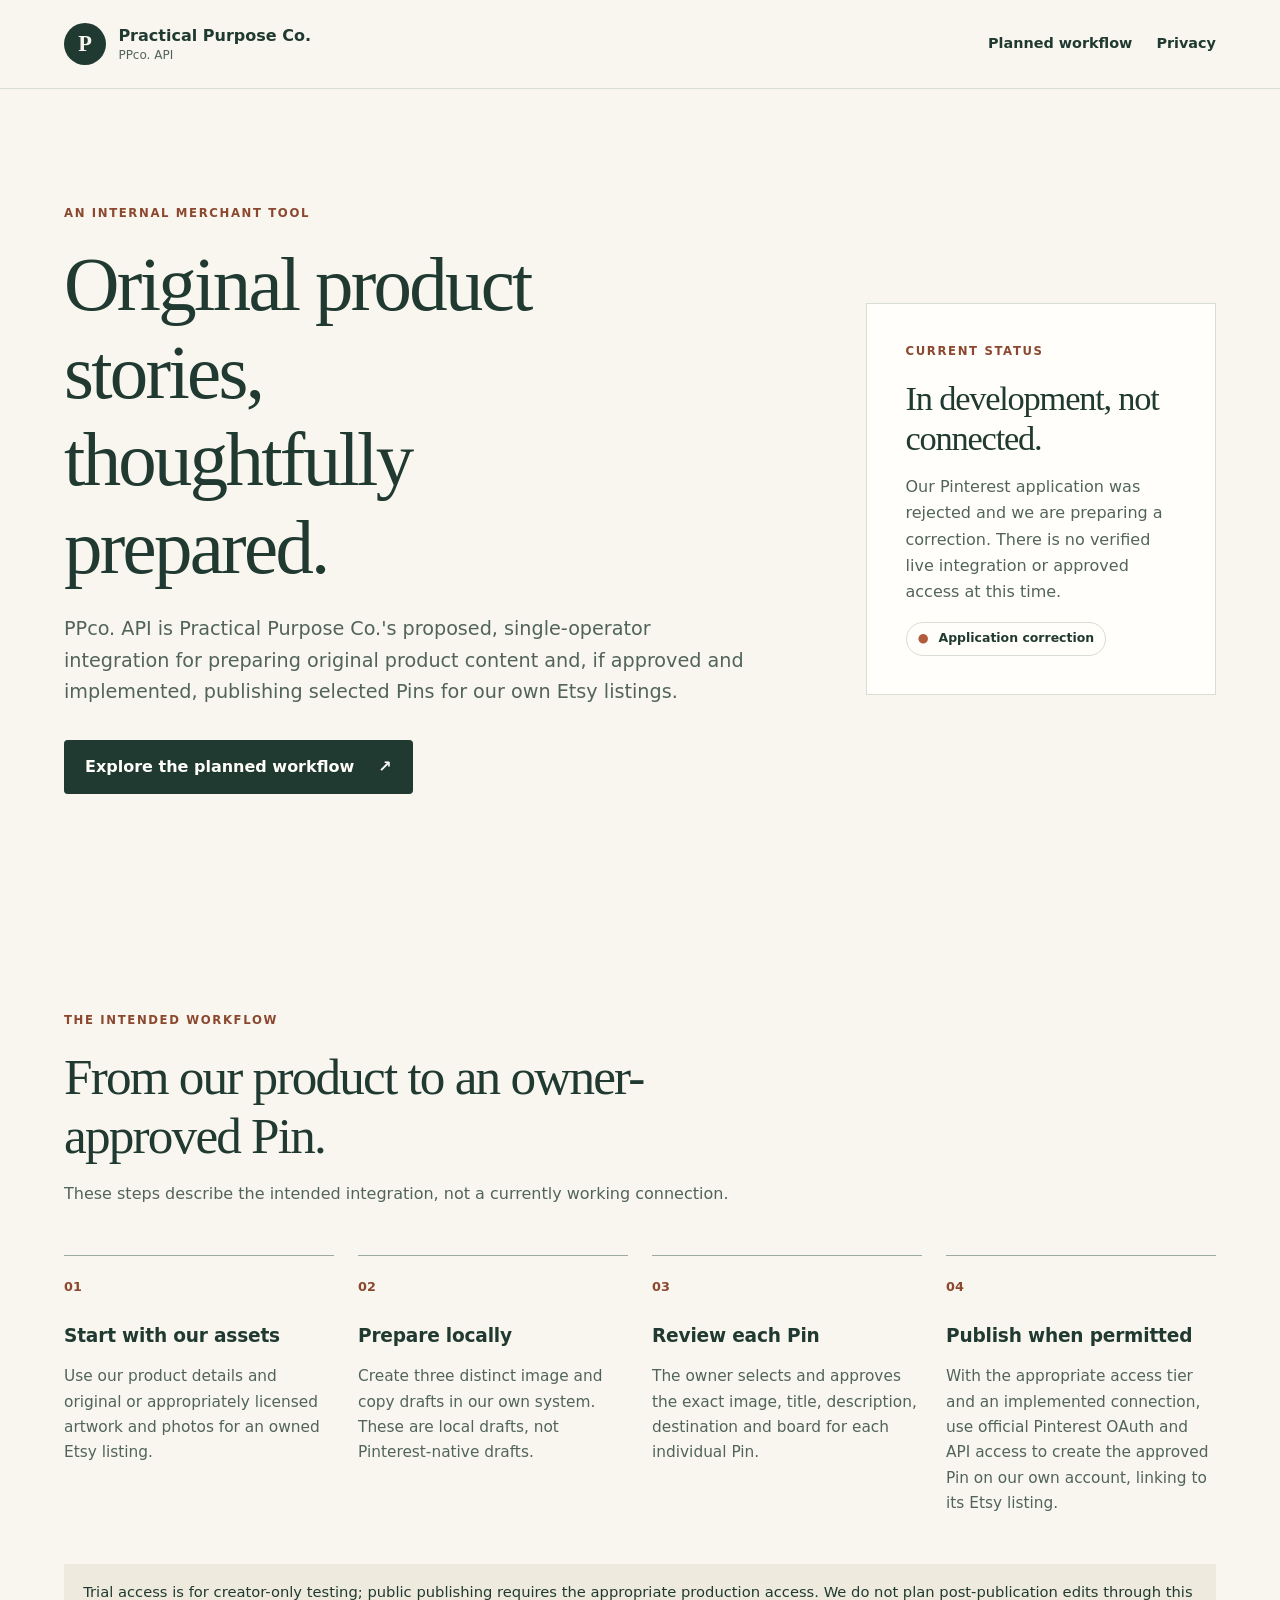
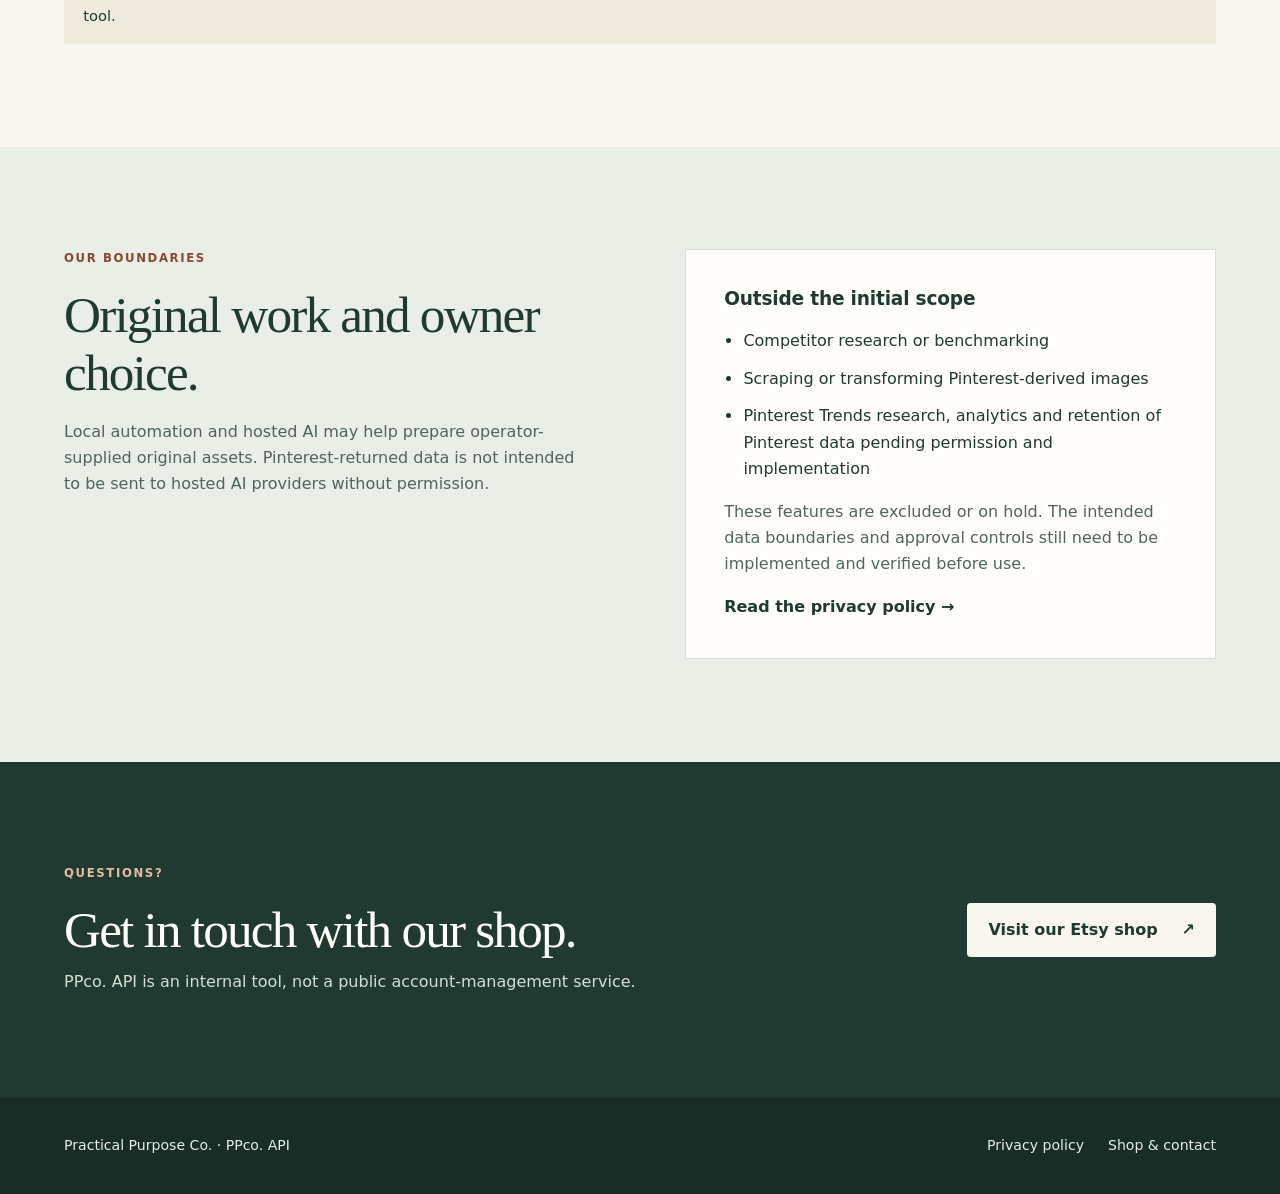
<file: index.html>
<!doctype html>
<html lang="en">
<head>
  <meta charset="utf-8">
  <meta name="viewport" content="width=device-width, initial-scale=1">
  <meta name="description" content="An overview of PPco. API, Practical Purpose Co.'s proposed internal product-marketing integration.">
  <title>PPco. API | Practical Purpose Co.</title>
  <link rel="stylesheet" href="styles.css">
</head>
<body>
  <a class="skip-link" href="#main">Skip to content</a>
  <header class="site-header"><div class="wrap header-inner">
    <a class="brand" href="index.html"><span class="brand-mark" aria-hidden="true">P</span><span>Practical Purpose Co.<small>PPco. API</small></span></a>
    <nav aria-label="Main navigation"><a href="#how-it-works">Planned workflow</a><a href="PracticalPurposeCo-Privacy-Policy.html">Privacy</a></nav>
  </div></header>
  <main id="main">
    <section class="hero"><div class="wrap hero-grid">
      <div><p class="eyebrow">An internal merchant tool</p><h1>Original product stories, thoughtfully prepared.</h1>
        <p class="lead">PPco. API is Practical Purpose Co.'s proposed, single-operator integration for preparing original product content and, if approved and implemented, publishing selected Pins for our own Etsy listings.</p>
        <a class="button" href="#how-it-works">Explore the planned workflow <span aria-hidden="true">↗</span></a>
      </div>
      <aside class="status-card" aria-label="Development status"><p class="eyebrow">Current status</p><h2>In development, not connected.</h2><p>Our Pinterest application was rejected and we are preparing a correction. There is no verified live integration or approved access at this time.</p><span class="status-label"><span aria-hidden="true">●</span> Application correction</span></aside>
    </div></section>
    <section id="how-it-works" class="section"><div class="wrap"><div class="section-heading"><p class="eyebrow">The intended workflow</p><h2>From our product to an owner-approved Pin.</h2><p>These steps describe the intended integration, not a currently working connection.</p></div>
      <ol class="steps"><li><span class="number">01</span><h3>Start with our assets</h3><p>Use our product details and original or appropriately licensed artwork and photos for an owned Etsy listing.</p></li><li><span class="number">02</span><h3>Prepare locally</h3><p>Create three distinct image and copy drafts in our own system. These are local drafts, not Pinterest-native drafts.</p></li><li><span class="number">03</span><h3>Review each Pin</h3><p>The owner selects and approves the exact image, title, description, destination and board for each individual Pin.</p></li><li><span class="number">04</span><h3>Publish when permitted</h3><p>With the appropriate access tier and an implemented connection, use official Pinterest OAuth and API access to create the approved Pin on our own account, linking to its Etsy listing.</p></li></ol>
      <p class="note">Trial access is for creator-only testing; public publishing requires the appropriate production access. We do not plan post-publication edits through this tool.</p>
    </div></section>
    <section class="section boundaries"><div class="wrap boundary-grid"><div><p class="eyebrow">Our boundaries</p><h2>Original work and owner choice.</h2><p>Local automation and hosted AI may help prepare operator-supplied original assets. Pinterest-returned data is not intended to be sent to hosted AI providers without permission.</p></div><div class="boundary-card"><h3>Outside the initial scope</h3><ul><li>Competitor research or benchmarking</li><li>Scraping or transforming Pinterest-derived images</li><li>Pinterest Trends research, analytics and retention of Pinterest data pending permission and implementation</li></ul><p>These features are excluded or on hold. The intended data boundaries and approval controls still need to be implemented and verified before use.</p><a class="text-link" href="PracticalPurposeCo-Privacy-Policy.html">Read the privacy policy <span aria-hidden="true">→</span></a></div></div></section>
    <section class="section contact"><div class="wrap contact-inner"><div><p class="eyebrow">Questions?</p><h2>Get in touch with our shop.</h2><p>PPco. API is an internal tool, not a public account-management service.</p></div><a class="button button-light" href="https://www.etsy.com/shop/PracticalPurposeCo">Visit our Etsy shop <span aria-hidden="true">↗</span></a></div></section>
  </main>
  <footer><div class="wrap footer-inner"><p>Practical Purpose Co. · PPco. API</p><div><a href="PracticalPurposeCo-Privacy-Policy.html">Privacy policy</a><a href="https://www.etsy.com/shop/PracticalPurposeCo">Shop &amp; contact</a></div></div></footer>
</body>
</html>
</file>
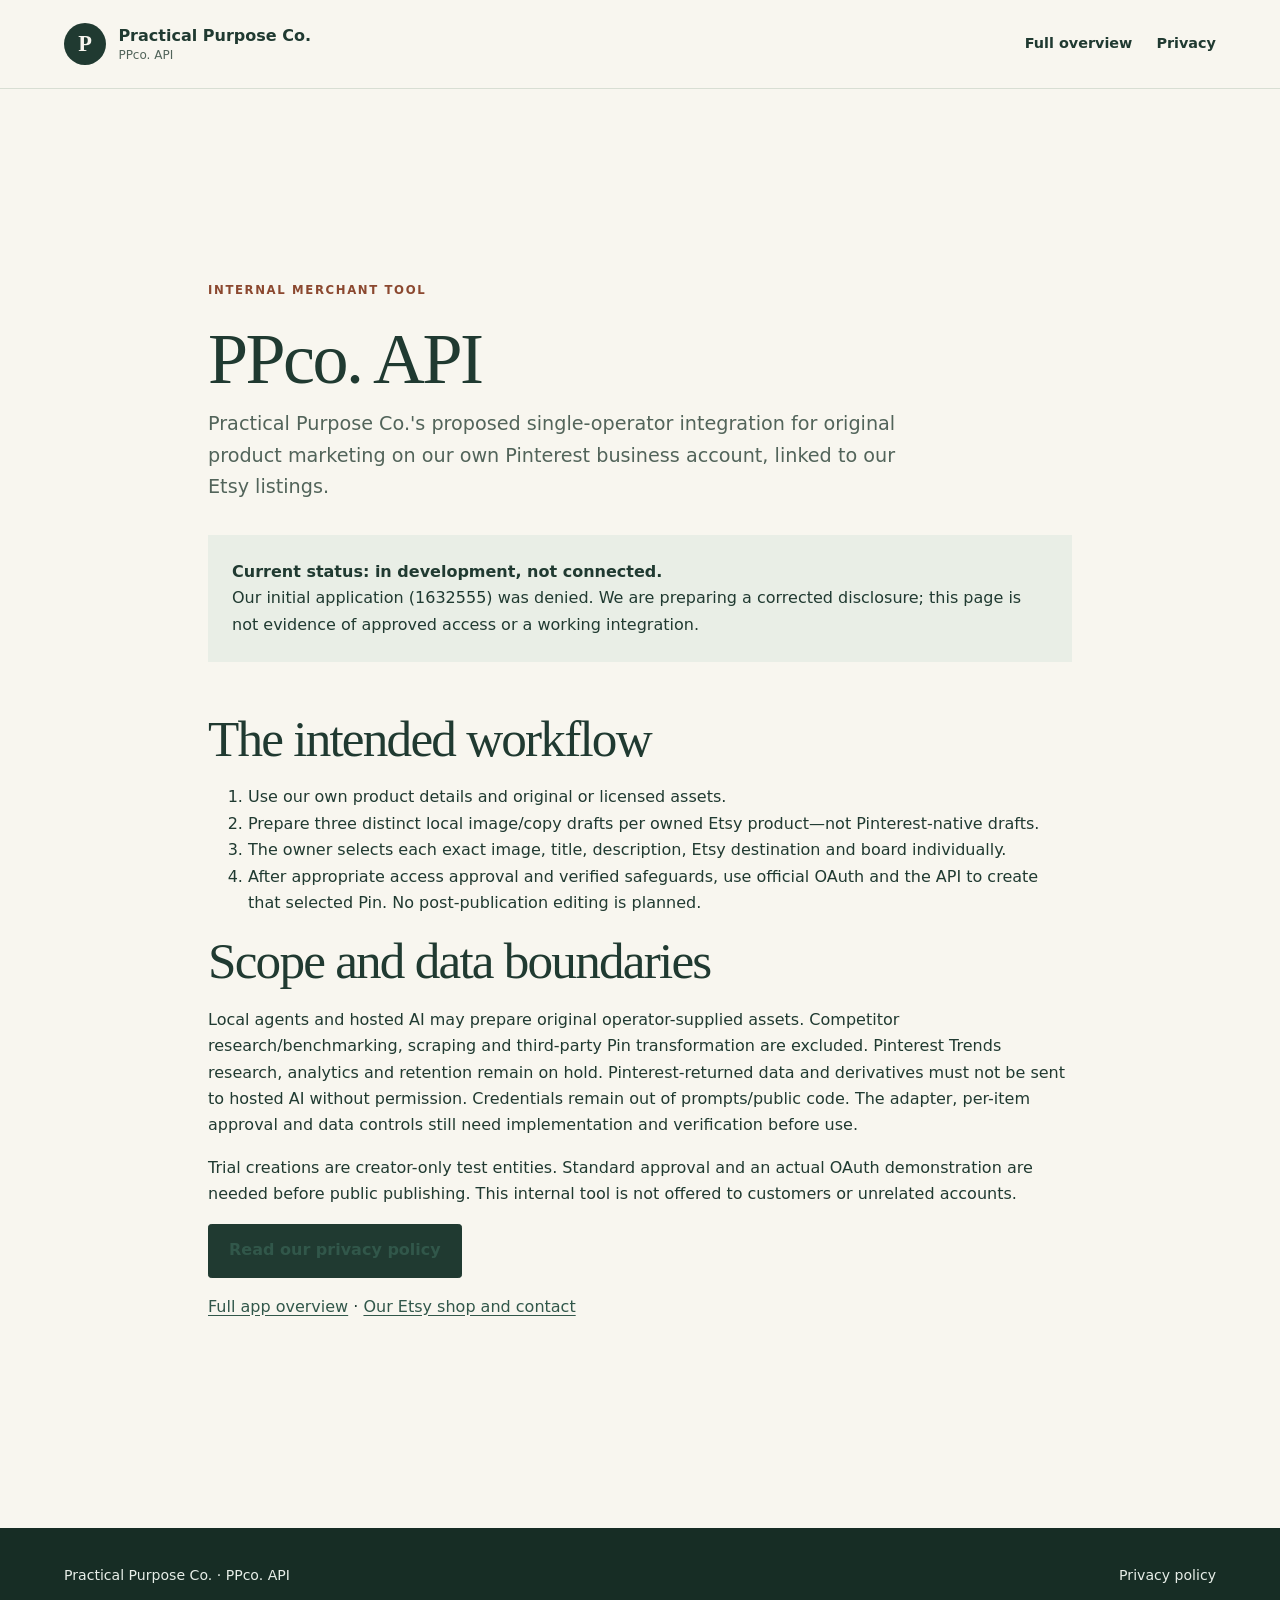
<file: PracticalPurposeCo-App.html>
<!doctype html>
<html lang="en">
<head><meta charset="utf-8"><meta name="viewport" content="width=device-width, initial-scale=1"><meta name="description" content="PPco. API — Practical Purpose Co.'s internal original-product marketing integration."><title>PPco. API | Practical Purpose Co.</title><link rel="stylesheet" href="styles.css"></head>
<body><a class="skip-link" href="#main">Skip to content</a><header class="site-header"><div class="wrap header-inner"><a class="brand" href="index.html"><span class="brand-mark" aria-hidden="true">P</span><span>Practical Purpose Co.<small>PPco. API</small></span></a><nav aria-label="Main navigation"><a href="index.html">Full overview</a><a href="PracticalPurposeCo-Privacy-Policy.html">Privacy</a></nav></div></header><main id="main"><section class="section"><div class="wrap policy-wrap"><p class="eyebrow">Internal merchant tool</p><h1>PPco. API</h1><p class="lead">Practical Purpose Co.'s proposed single-operator integration for original product marketing on our own Pinterest business account, linked to our Etsy listings.</p><div class="policy-intro"><strong>Current status: in development, not connected.</strong><p>Our initial application (1632555) was denied. We are preparing a corrected disclosure; this page is not evidence of approved access or a working integration.</p></div><h2>The intended workflow</h2><ol><li>Use our own product details and original or licensed assets.</li><li>Prepare three distinct local image/copy drafts per owned Etsy product—not Pinterest-native drafts.</li><li>The owner selects each exact image, title, description, Etsy destination and board individually.</li><li>After appropriate access approval and verified safeguards, use official OAuth and the API to create that selected Pin. No post-publication editing is planned.</li></ol><h2>Scope and data boundaries</h2><p>Local agents and hosted AI may prepare original operator-supplied assets. Competitor research/benchmarking, scraping and third-party Pin transformation are excluded. Pinterest Trends research, analytics and retention remain on hold. Pinterest-returned data and derivatives must not be sent to hosted AI without permission. Credentials remain out of prompts/public code. The adapter, per-item approval and data controls still need implementation and verification before use.</p><p>Trial creations are creator-only test entities. Standard approval and an actual OAuth demonstration are needed before public publishing. This internal tool is not offered to customers or unrelated accounts.</p><p><a class="button" href="PracticalPurposeCo-Privacy-Policy.html">Read our privacy policy</a></p><p><a href="index.html">Full app overview</a> · <a href="https://www.etsy.com/shop/PracticalPurposeCo">Our Etsy shop and contact</a></p></div></section></main><footer><div class="wrap footer-inner"><p>Practical Purpose Co. · PPco. API</p><a href="PracticalPurposeCo-Privacy-Policy.html">Privacy policy</a></div></footer></body></html>
</file>
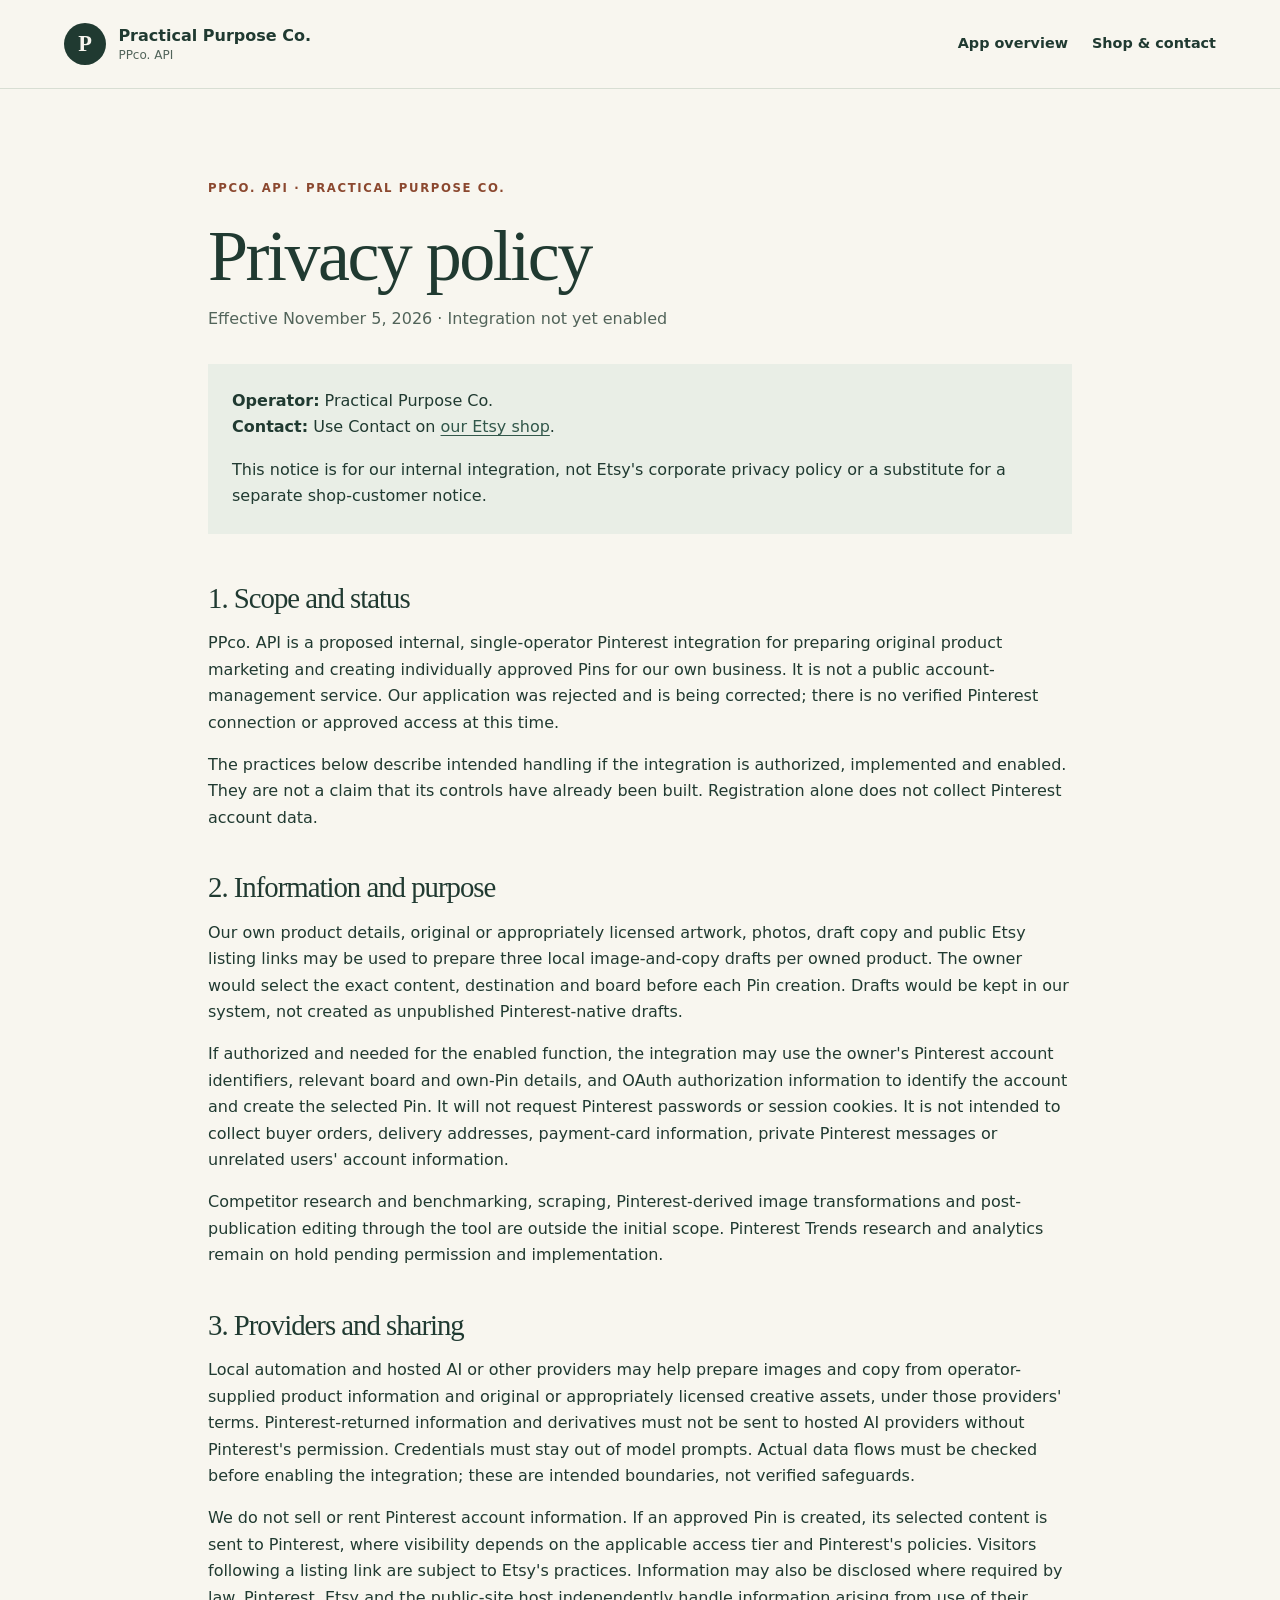
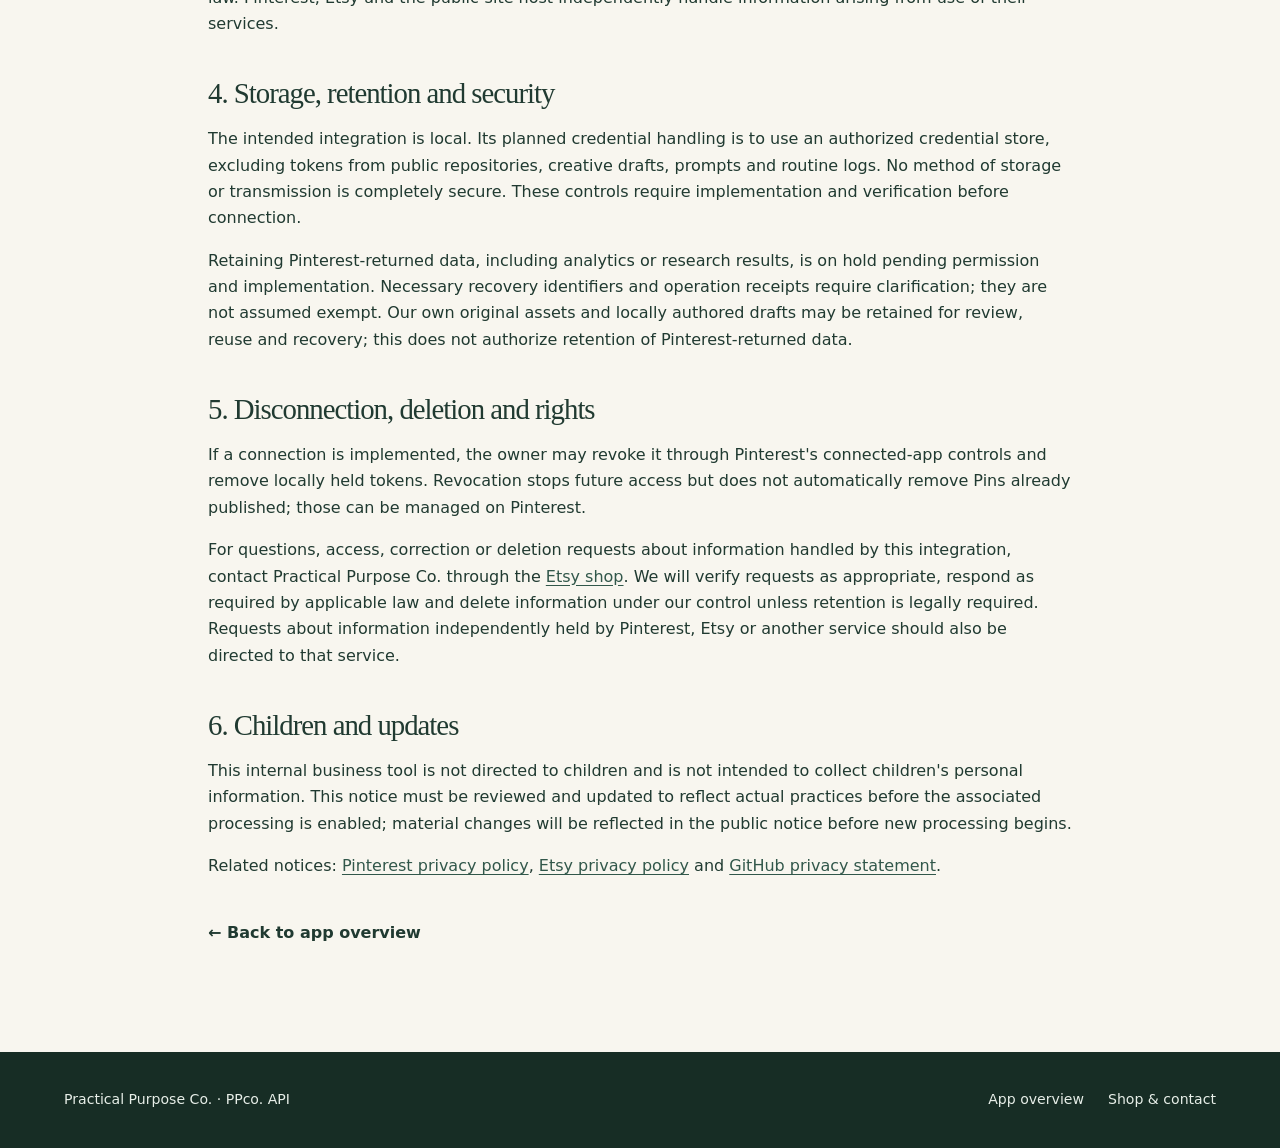
<file: PracticalPurposeCo-Privacy-Policy.html>
<!doctype html>
<html lang="en">
<head>
  <meta charset="utf-8">
  <meta name="viewport" content="width=device-width, initial-scale=1">
  <meta name="description" content="Privacy policy for Practical Purpose Co.'s proposed PPco. API integration.">
  <title>Privacy Policy | Practical Purpose Co. · PPco. API</title>
  <link rel="stylesheet" href="styles.css">
</head>
<body>
  <a class="skip-link" href="#main">Skip to content</a>
  <header class="site-header"><div class="wrap header-inner"><a class="brand" href="index.html"><span class="brand-mark" aria-hidden="true">P</span><span>Practical Purpose Co.<small>PPco. API</small></span></a><nav aria-label="Main navigation"><a href="index.html">App overview</a><a href="https://www.etsy.com/shop/PracticalPurposeCo">Shop &amp; contact</a></nav></div></header>
  <main id="main"><div class="wrap policy-wrap"><p class="eyebrow">PPco. API · Practical Purpose Co.</p><h1>Privacy policy</h1><p class="policy-meta">Effective November 5, 2026 · Integration not yet enabled</p>
    <div class="policy-intro"><p><strong>Operator:</strong> Practical Purpose Co.<br><strong>Contact:</strong> Use Contact on <a href="https://www.etsy.com/shop/PracticalPurposeCo">our Etsy shop</a>.</p><p>This notice is for our internal integration, not Etsy's corporate privacy policy or a substitute for a separate shop-customer notice.</p></div>
    <section><h2>1. Scope and status</h2><p>PPco. API is a proposed internal, single-operator Pinterest integration for preparing original product marketing and creating individually approved Pins for our own business. It is not a public account-management service. Our application was rejected and is being corrected; there is no verified Pinterest connection or approved access at this time.</p><p>The practices below describe intended handling if the integration is authorized, implemented and enabled. They are not a claim that its controls have already been built. Registration alone does not collect Pinterest account data.</p></section>
    <section><h2>2. Information and purpose</h2><p>Our own product details, original or appropriately licensed artwork, photos, draft copy and public Etsy listing links may be used to prepare three local image-and-copy drafts per owned product. The owner would select the exact content, destination and board before each Pin creation. Drafts would be kept in our system, not created as unpublished Pinterest-native drafts.</p><p>If authorized and needed for the enabled function, the integration may use the owner's Pinterest account identifiers, relevant board and own-Pin details, and OAuth authorization information to identify the account and create the selected Pin. It will not request Pinterest passwords or session cookies. It is not intended to collect buyer orders, delivery addresses, payment-card information, private Pinterest messages or unrelated users' account information.</p><p>Competitor research and benchmarking, scraping, Pinterest-derived image transformations and post-publication editing through the tool are outside the initial scope. Pinterest Trends research and analytics remain on hold pending permission and implementation.</p></section>
    <section><h2>3. Providers and sharing</h2><p>Local automation and hosted AI or other providers may help prepare images and copy from operator-supplied product information and original or appropriately licensed creative assets, under those providers' terms. Pinterest-returned information and derivatives must not be sent to hosted AI providers without Pinterest's permission. Credentials must stay out of model prompts. Actual data flows must be checked before enabling the integration; these are intended boundaries, not verified safeguards.</p><p>We do not sell or rent Pinterest account information. If an approved Pin is created, its selected content is sent to Pinterest, where visibility depends on the applicable access tier and Pinterest's policies. Visitors following a listing link are subject to Etsy's practices. Information may also be disclosed where required by law. Pinterest, Etsy and the public-site host independently handle information arising from use of their services.</p></section>
    <section><h2>4. Storage, retention and security</h2><p>The intended integration is local. Its planned credential handling is to use an authorized credential store, excluding tokens from public repositories, creative drafts, prompts and routine logs. No method of storage or transmission is completely secure. These controls require implementation and verification before connection.</p><p>Retaining Pinterest-returned data, including analytics or research results, is on hold pending permission and implementation. Necessary recovery identifiers and operation receipts require clarification; they are not assumed exempt. Our own original assets and locally authored drafts may be retained for review, reuse and recovery; this does not authorize retention of Pinterest-returned data.</p></section>
    <section><h2>5. Disconnection, deletion and rights</h2><p>If a connection is implemented, the owner may revoke it through Pinterest's connected-app controls and remove locally held tokens. Revocation stops future access but does not automatically remove Pins already published; those can be managed on Pinterest.</p><p>For questions, access, correction or deletion requests about information handled by this integration, contact Practical Purpose Co. through the <a href="https://www.etsy.com/shop/PracticalPurposeCo">Etsy shop</a>. We will verify requests as appropriate, respond as required by applicable law and delete information under our control unless retention is legally required. Requests about information independently held by Pinterest, Etsy or another service should also be directed to that service.</p></section>
    <section><h2>6. Children and updates</h2><p>This internal business tool is not directed to children and is not intended to collect children's personal information. This notice must be reviewed and updated to reflect actual practices before the associated processing is enabled; material changes will be reflected in the public notice before new processing begins.</p><p>Related notices: <a href="https://policy.pinterest.com/en/privacy-policy">Pinterest privacy policy</a>, <a href="https://www.etsy.com/legal/privacy/">Etsy privacy policy</a> and <a href="https://docs.github.com/en/site-policy/privacy-policies/github-general-privacy-statement">GitHub privacy statement</a>.</p></section>
    <p><a class="text-link" href="index.html">← Back to app overview</a></p>
  </div></main>
  <footer><div class="wrap footer-inner"><p>Practical Purpose Co. · PPco. API</p><div><a href="index.html">App overview</a><a href="https://www.etsy.com/shop/PracticalPurposeCo">Shop &amp; contact</a></div></div></footer>
</body>
</html>
</file>
<file: styles.css>
:root{color-scheme:light;--ink:#203a31;--muted:#52645a;--paper:#f8f6ef;--cream:#eeeade;--white:#fffefa;--accent:#b15c3b;--line:#d8ded3}
*{box-sizing:border-box}html{scroll-behavior:smooth}body{margin:0;background:var(--paper);color:var(--ink);font-family:system-ui,-apple-system,BlinkMacSystemFont,"Segoe UI",sans-serif;line-height:1.65}a{color:inherit;text-underline-offset:.2em}a:focus-visible{outline:3px solid #b15c3b;outline-offset:4px}h1,h2,h3,p{margin-top:0}h1,h2,h3{line-height:1.14;letter-spacing:-.035em}h1,h2{font-family:Georgia,"Times New Roman",serif;font-weight:400}h1{font-size:clamp(2.7rem,6vw,5.4rem);max-width:14ch;margin-bottom:1.35rem}h2{font-size:clamp(2.1rem,4vw,3.5rem);margin-bottom:1rem}h3{font-size:1.16rem;letter-spacing:-.01em}.wrap{width:min(100% - 3rem,72rem);margin-inline:auto}.skip-link{position:absolute;left:1rem;top:-6rem;background:var(--ink);color:white;padding:.75rem;z-index:5}.skip-link:focus{top:1rem}.site-header{border-bottom:1px solid var(--line);background:var(--paper)}.header-inner{min-height:5.5rem;display:flex;align-items:center;justify-content:space-between;gap:1.5rem}.brand{display:flex;align-items:center;gap:.75rem;text-decoration:none;font-weight:700;line-height:1.2}.brand small{display:block;font-size:.75rem;font-weight:500;color:var(--muted);margin-top:.2rem}.brand-mark{display:grid;place-items:center;width:2.65rem;height:2.65rem;background:var(--ink);color:var(--paper);border-radius:50%;font-family:Georgia,serif;font-size:1.4rem}.site-header nav,.footer-inner div{display:flex;gap:1.5rem;flex-wrap:wrap}.site-header nav a{display:inline-flex;align-items:center;min-height:2.75rem;font-size:.9rem;text-decoration:none;font-weight:650}.site-header nav a:hover,.text-link:hover,footer a:hover{text-decoration:underline}.hero{padding:clamp(4rem,9vw,8rem) 0}.hero-grid{display:grid;grid-template-columns:minmax(0,1.4fr) minmax(17rem,.7fr);align-items:center;gap:clamp(3rem,8vw,8rem)}.eyebrow{text-transform:uppercase;letter-spacing:.14em;font-size:.73rem;font-weight:750;color:#8b482f;margin-bottom:1.1rem}.lead{font-size:clamp(1.1rem,1.5vw,1.25rem);max-width:43rem;color:var(--muted);margin-bottom:2rem}.button{display:inline-flex;align-items:center;justify-content:center;gap:1.5rem;min-height:3.3rem;padding:.8rem 1.25rem;background:var(--ink);color:var(--white);font-weight:700;text-decoration:none;border:1px solid var(--ink);border-radius:.2rem}.button:hover{background:#345348}.status-card,.boundary-card{background:var(--white);border:1px solid var(--line);padding:clamp(1.5rem,4vw,2.4rem)}.status-card h2{font-size:2.15rem}.status-card p:not(.eyebrow),.boundary-card p{color:var(--muted)}.status-label{display:inline-block;border:1px solid var(--line);border-radius:2rem;padding:.35rem .7rem;font-size:.78rem;font-weight:700}.status-label span{color:var(--accent);margin-right:.35rem}.section{padding:clamp(4rem,8vw,7rem) 0}.section-heading{max-width:43rem;margin-bottom:3rem}.section-heading>p:last-child{color:var(--muted)}.steps{list-style:none;padding:0;margin:0;display:grid;grid-template-columns:repeat(4,minmax(0,1fr));gap:1.5rem}.steps li{border-top:1px solid #9baba0;padding-top:1.2rem}.number{display:block;color:#8b482f;font-size:.8rem;font-weight:750;margin-bottom:1.75rem}.steps p{color:var(--muted);font-size:.96rem}.note{margin:2rem 0 0;padding:1rem 1.2rem;background:var(--cream);font-size:.92rem}.boundaries{background:#e9eee6}.boundary-grid{display:grid;grid-template-columns:1fr 1fr;gap:clamp(2rem,7vw,7rem);align-items:start}.boundary-grid>div:first-child>p:last-child{color:var(--muted);max-width:35rem}.boundary-card ul{padding-left:1.2rem}.boundary-card li{margin:.7rem 0}.text-link{font-weight:750;text-decoration:none}.contact{background:var(--ink);color:var(--white)}.contact .eyebrow{color:#e5bca3}.contact h2{margin-bottom:.6rem}.contact p:last-child{margin-bottom:0;color:#d4dfd6}.contact-inner{display:flex;align-items:center;justify-content:space-between;gap:2rem}.button-light{background:var(--paper);color:var(--ink);border-color:var(--paper);white-space:nowrap}.button-light:hover{background:#e4e9de}footer{background:#172d25;color:#e7eee8;font-size:.88rem}footer .footer-inner{display:flex;justify-content:space-between;align-items:center;gap:1rem;min-height:6rem;padding-block:1.5rem}footer p{margin:0}footer a{text-decoration:none}.policy-wrap{max-width:54rem;padding-block:clamp(3.5rem,7vw,6rem)}.policy-wrap h1{font-size:clamp(3rem,6vw,4.5rem);margin-bottom:.5rem}.policy-meta{color:var(--muted)}.policy-intro{background:#e9eee6;padding:1.5rem;margin:2rem 0 3rem}.policy-intro p:last-child{margin-bottom:0}.policy-wrap section{margin:2.5rem 0}.policy-wrap section h2{font-size:1.8rem}.policy-wrap p{overflow-wrap:anywhere}.policy-wrap a:not(.text-link){color:#31574a}
@media(max-width:800px){.hero-grid,.boundary-grid{grid-template-columns:1fr;gap:2.5rem}.hero-grid{max-width:44rem}.steps{grid-template-columns:repeat(2,minmax(0,1fr));gap:2rem}.status-card{max-width:38rem}}
@media(max-width:520px){.wrap{width:calc(100% - 2rem)}.header-inner{align-items:flex-start;flex-direction:column;gap:.3rem;padding-block:1rem}.site-header nav{gap:1.25rem}.hero{padding-block:3.5rem}.steps{grid-template-columns:1fr}.number{margin-bottom:.7rem}.contact-inner,footer .footer-inner{align-items:flex-start;flex-direction:column}.button-light{white-space:normal}.policy-wrap h1{overflow-wrap:anywhere}}
@media(prefers-reduced-motion:reduce){html{scroll-behavior:auto}}
</file>
